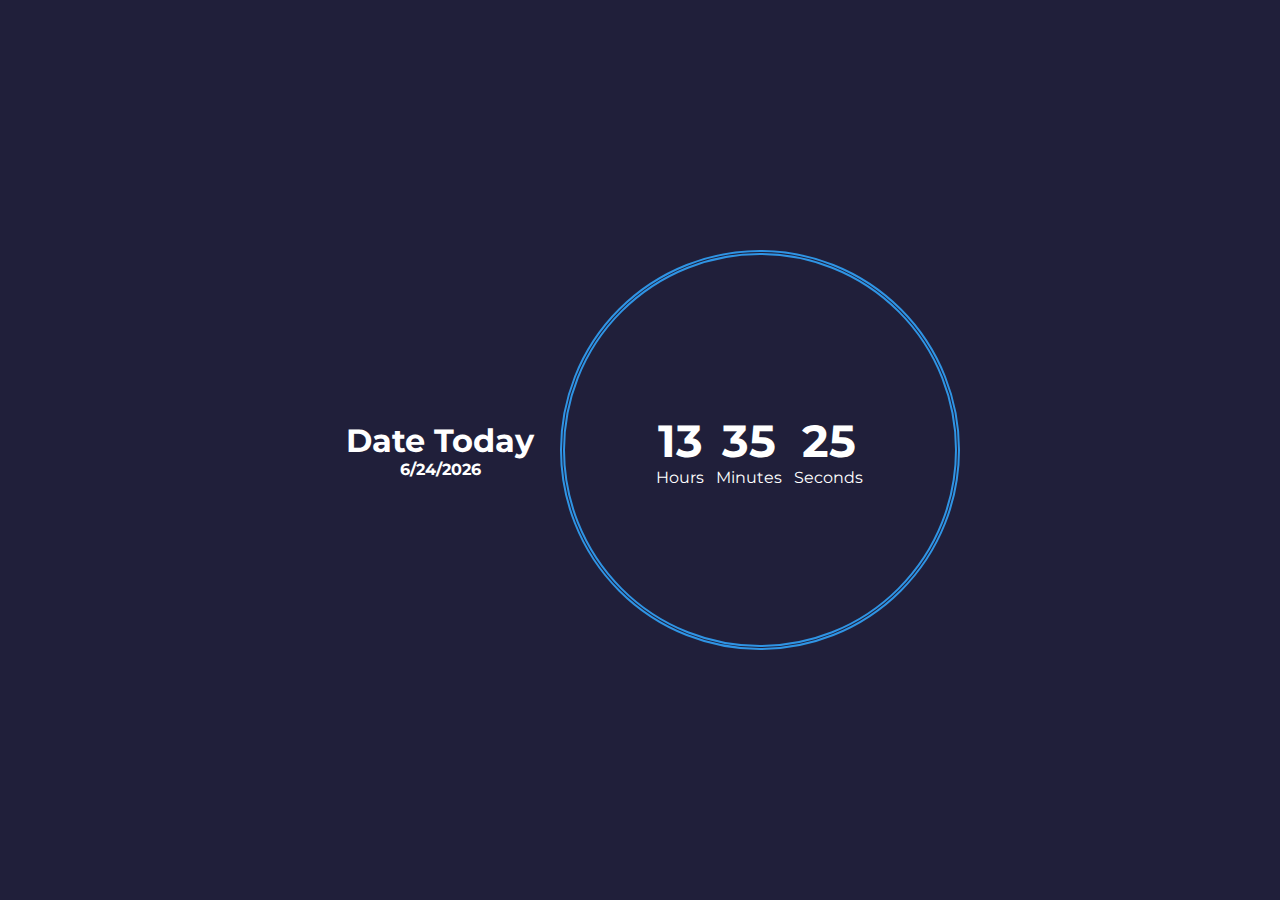
<file: page-clock/index.html>
<!DOCTYPE html>
<html lang="en">
<head>
    <meta charset="UTF-8">
    <meta name="viewport" content="width=device-width, initial-scale=1.0">
    <title>Simple Page Clock</title>
    <link rel="stylesheet" href="css/style.css">
</head>
<body>
    <div class="titleDay">
        <div>
            <h1>Date Today</h1>
            <span id="dateToday">00/00/0000</span>
        </div>
    </div>
    <div class="clock">
        <div>
            <span id="hours">00</span>
            <p>Hours</p>
        </div>

        <div>
            <span id="minutes">00</span>
            <p>Minutes</p>
        </div>

        <div>
            <span id="seconds">00</span>
            <p>Seconds</p>
        </div>
    </div>
    <script src="js/script.js"></script>
</body>
</html>
</file>
<file: page-clock/css/style.css>
@import url('https://fonts.googleapis.com/css2?family=Montserrat:wght@100;300;400;500&display=swap');

*{
    margin: 0;
    padding: 0;
    box-sizing: border-box;
    font-family: 'Montserrat', sans-serif;
}

body {
    height: 100vh;
    background-color: #201f3a;
    display: flex;
    align-items: center;
    justify-content: center;
}

.titleDay{
    margin: 1%;
    padding: 1%;
    color: #fff;
    text-align: center;
    font-weight: bold;
}

.clock:hover{
    background-color: #2F94E4;
    box-shadow: 0 0 100px #2F94E4;
}

.clock{
    display: flex;
    align-items: center;
    justify-content: center;
    width: 400px;
    height: 400px;
    border-radius:50%;
    border: 5px double #2F94E4;
    transition: 0.5s;
}

.clock div{
    display: flex;
    flex-direction: column;
    align-items: center;
    justify-content: center;
    color: #fff;
    margin: 0 6px;
}

.clock span{
    font-size: 45px;
    font-weight: bolder;
}
</file>
